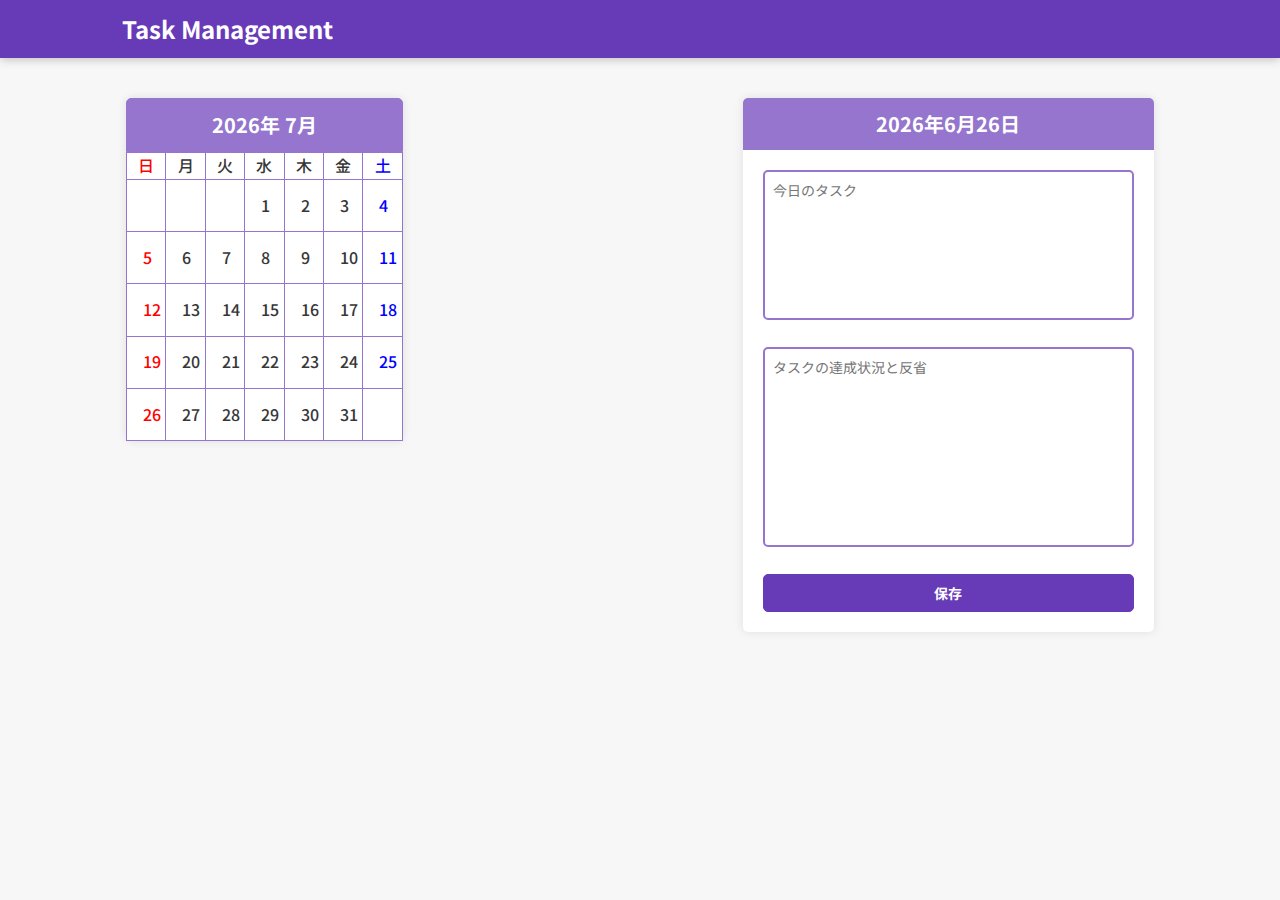
<file: index.html>
<!DOCTYPE html>
<html lang="ja">

<head>
    <meta charset="utf-8">
    <meta name="viewport" content="width=device-width, initial-scale=1.0, minimum-scale=1.0">
    <title>タスク管理アプリ</title>
    <meta name="description" content="">
    <meta name="keywords" content="">
    <!--style css-->
    <link rel="stylesheet" href="css/style.css" media="all">
    <link href="https://fonts.googleapis.com/css?family=Noto+Sans+JP:400,700&amp;subset=japanese" rel="stylesheet">
    <!-- wow -->
    <link href="https://cdnjs.cloudflare.com/ajax/libs/animate.css/3.5.2/animate.min.css" rel="stylesheet"
        type="text/css" media="all">

</head>

<body>
    <div class="wrapper">
        <!-- header -->
        <header class="header">
            <div class="inner">
                <h1 class="header__logo">Task Management</h1>
            </div>
        </header>
        <!-- header end -->

        <!-- main -->
        <main class="main">
            <div class="calendar">
                <div class="slide">
                    <div id="calendar__contents" class="calendar__contents"></div>
                    <div id="calendar__contents--02" class="calendar__contents calendar__contents--02"></div>
                </div>
            </div>
            <div class="task">
                <div id="task__date" class="task__date"></div>
                <div class="task__contents">
                    <textarea id="task__body" class="task__body" placeholder="今日のタスク"></textarea>
                    <textarea id="task__reflect" class="task__reflect" placeholder="タスクの達成状況と反省"></textarea>
                    <input type="button" id="task__save" class="task__save" onclick="onSave(this)" value="保存">
                </div>
            </div>
        </main>
        <!-- main end -->

    </div>
    <!--wrapper end-->

    <!-- script js-->
    <script src="js/script.js"></script>
    <!-- wow -->
    <script src="https://cdnjs.cloudflare.com/ajax/libs/wow/1.1.2/wow.min.js"></script>

</body>

</html>
</file>
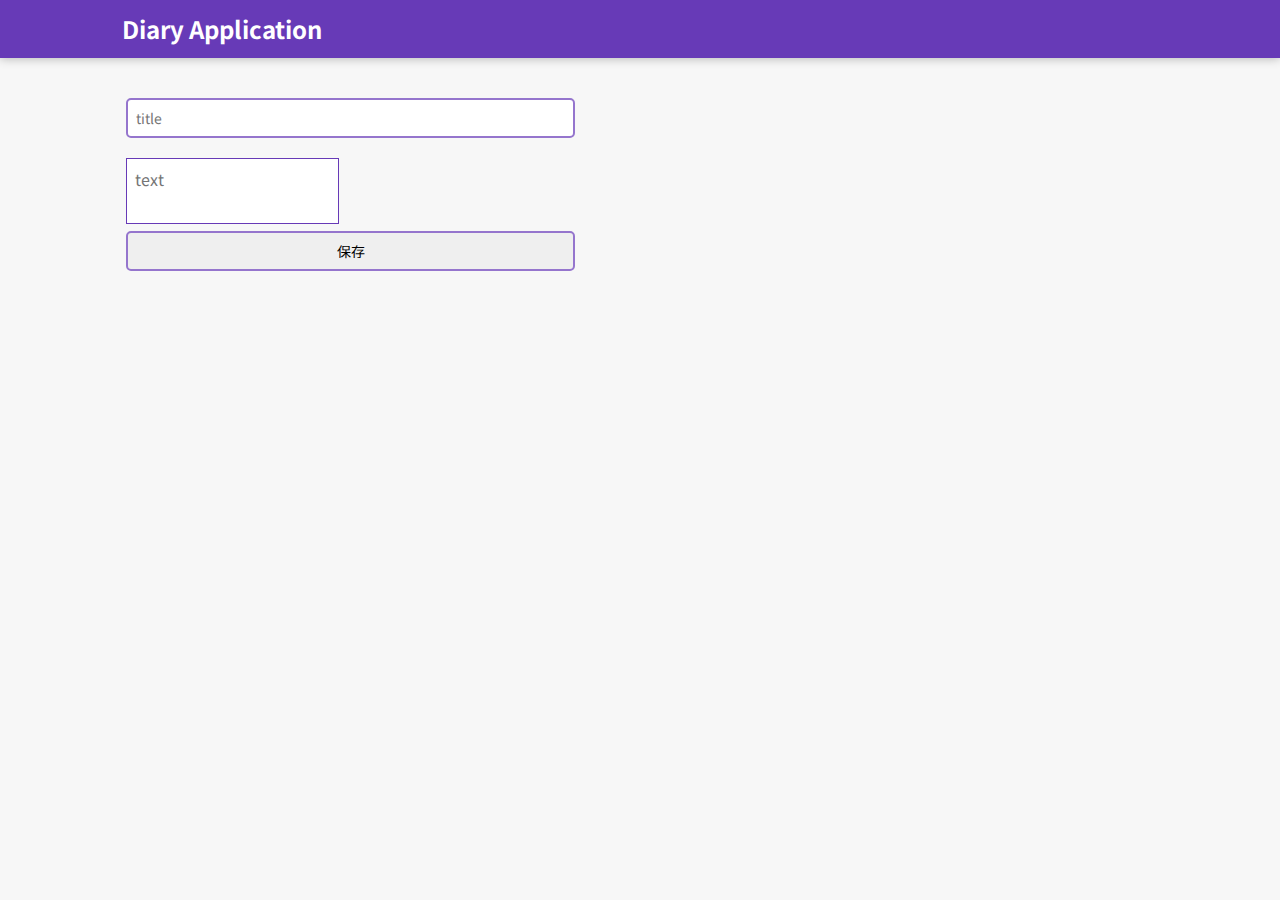
<file: calendar.html>
<!DOCTYPE html>
<html lang="ja">

<head>
    <meta charset="utf-8">
    <meta name="viewport" content="width=device-width, initial-scale=1.0, minimum-scale=1.0">
    <title>日記アプリ</title>
    <meta name="description" content="">
    <meta name="keywords" content="">
    <!--style css-->
    <link rel="stylesheet" href="css/style.css" media="all">
    <link href="https://fonts.googleapis.com/css?family=Noto+Sans+JP:400,700&amp;subset=japanese" rel="stylesheet">
    <!-- wow -->
    <link href="https://cdnjs.cloudflare.com/ajax/libs/animate.css/3.5.2/animate.min.css" rel="stylesheet"
        type="text/css" media="all">

</head>

<body>
    <div class="wrapper">
        <!-- header -->
        <header class="header">
            <div class="inner">
                <h1 class="header__logo">Diary Application</h1>
            </div>
        </header>
        <!-- header end -->

        <!-- main -->
        <main class="main">
            <div class="frame-box">
                <div class="calendar-box">
                    <div id="calendar" class="calendar"></div>
                </div>
                <div class="diary-box">
                    <div id="diary_date" class="diary_date"></div>
                    <div class="diary_contents">
                        <input type="text" id="diary_title" placeholder="title">
                        <textarea id="diary_body" placeholder="text"></textarea>
                        <input type="button" id="button" onclick="onSave(this)" value="保存">
                    </div>
                </div>
            </div>
        </main>
        <!-- main end -->

    </div>
    <!--wrapper end-->

    <!-- script js-->
    <script src="js/script.js"></script>
    <!-- wow -->
    <script src="https://cdnjs.cloudflare.com/ajax/libs/wow/1.1.2/wow.min.js"></script>

</body>

</html>
</file>
<file: css/style.css>
/*
    リセットCSS等の基本設定
*/

*,
*::before,
*::after {
	box-sizing: border-box;
}

html,
body {
	margin: 0;
	padding: 0;
}

body {
	-moz-osx-font-smoothing: grayscale;
	-webkit-font-smoothing: antialiased;
	background: #f7f7f7;
	color: #363636;
	font-family: "Noto Sans JP", sans-serif;
	font-size: 16px;
	font-weight: 500;
	line-height: 1.6;
	overflow-x: hidden;
}

h1,
h2,
h3,
h4,
h5,
h6,
a,
p,
span,
blockquote,
code,
ol,
ul,
li,
dl,
dt,
dd,
div,
section,
article,
main,
aside,
nav,
header,
footer,
img,
figure,
figcaption,
address,
time,
audio,
video,
iframe,
fieldset,
form,
label,
table,
caption,
tbody,
tfoot,
thead,
tr,
th,
td {
	border: 0;
	margin: 0;
	padding: 0;
}

article,
aside,
footer,
header,
nav,
section,
main {
	display: block;
}

li,
ol {
	list-style: none;
}

a:link,
a:visited,
a:hover,
a:active {
	text-decoration: none;
}

table {
	border: 1px solid #512DA8;
	border-collapse: collapse;
	border-spacing: 0;
	table-layout: fixed;
	width: 100%;
}

th,
td {
	border: 1px solid #673ab7;
	padding: 4px 6px;
	text-align: left;
	vertical-align: top;
}

input,
textarea {
	-webkit-appearance: none;
	background-image: none;
	border: 1px solid #673ab7;
	border-radius: 0;
	font-family: inherit;
	font-size: inherit;
	padding: 8px;
}

input:focus,
textarea:focus {
	border: 1px solid #673ab7;
	box-shadow: none;
	outline: none;
}

textarea {
	resize: none;
}

input[type="submit"] {
	border: none;
	cursor: pointer;
}

input[type="submit"]:hover,
input[type="submit"]:focus {
	border: none;
	outline: none;
}

input[type="submit"] ::-moz-focus-inner {
	border: none;
	padding: 0;
}

input[type="radio"] {
	display: none;
}

input[type="radio"] + span {
	cursor: pointer;
	display: inline-block;
	margin: 0 0.2em 0;
	padding: 0 0 0 1.2em;
	position: relative;
}

input[type="radio"] + span::before {
	-webkit-transform: translateY(-50%);
	background: #fff;
	border: 1px solid #673ab7;
	border-radius: 50%;
	content: "";
	display: block;
	height: 1em;
	left: 0;
	position: absolute;
	top: 50%;
	transform: translateY(-50%);
	width: 1em;
}

input[type="radio"] + span::after {
	opacity: 0;
	transition: opacity 0.3s ease 0s;
}

input[type="radio"] + span:focus,
input[type="radio"] + span:checked {
	background: #673ab7;
	border: 1px solid #fff;
	box-shadow: none;
	outline: none;
}

input[type="radio"]:checked + span::after {
	-webkit-transform: translateY(-50%);
	background: #673ab7;
	border-radius: 50%;
	content: "";
	display: block;
	height: 0.6em;
	left: 0.2em;
	opacity: 1;
	position: absolute;
	top: 50%;
	transform: translateY(-50%);
	width: 0.6em;
}

input[type="checkbox"] {
	display: none;
}

input[type="checkbox"] + span {
	cursor: pointer;
	display: inline-block;
	margin: 0 0.2em 0;
	padding: 0 0 0 1.2em;
	position: relative;
	transition: all 0.3s ease 0s;
}

input[type="checkbox"] + span::before {
	-webkit-transform: translateY(-50%);
	background: #fff;
	border: 1px solid #673ab7;
	border-radius: 2px;
	content: "";
	display: block;
	height: 1em;
	left: 0;
	position: absolute;
	top: 50%;
	transform: translateY(-50%);
	width: 1em;
}

input[type="checkbox"] + span::after {
	opacity: 0;
	transition: opacity 0.3s ease 0s;
}

input[type="checkbox"]:checked + span::after {
	-webkit-transform: translateY(-50%) rotate(-45deg);
	border-bottom: 3px solid #673ab7;
	border-left: 3px solid #673ab7;
	content: "";
	display: block;
	height: 0.6em;
	left: 0;
	margin-top: -0.2em;
	opacity: 1;
	position: absolute;
	top: 50%;
	transform: translateY(-50%) rotate(-45deg);
	width: 1em;
}

select {
	-moz-appearance: none;
	-webkit-appearance: none;
	background-image: none;
	border: 1px solid #673ab7;
	border-radius: 0;
	cursor: pointer;
	font-family: inherit;
	font-size: 1em;
	padding: 8px 24px 8px 8px;
	width: 100%;
}

select::-ms-expand {
	display: none;
}

select:focus {
	border: 1px solid #673ab7;
	box-shadow: none;
	outline: none;
}

.hidden {
	display: none;
}

.inner {
	margin: 0 auto;
	max-width: 1100px;
	width: 85%;
}

.wrapper {
	overflow: hidden;
}

input {
	border: 2px solid #9575cd;
	border-radius: 5px;
	font-size: 14px;
	margin: 0 auto 20px auto;
	width: 100%;
}

/*
    モジュール
*/

/*
    footer
*/

/*
    footer end
*/

/*
    header
*/

.header {
	background-color: #673ab7;
	box-shadow: 0 0 10px rgba(0, 0, 0, 0.3);
	color: #fff;
	padding: 10px 30px;
}

.header__logo {
	font-size: 24px;
}

/*
    header end
*/

/*
    task
*/

.main {
	display: flex;
	flex-wrap: wrap;
	margin: 0 auto;
	max-width: 1100px;
	padding: 40px 30px;
	width: 85%;
}

.calendar {
	flex: 0 0 auto;
	margin-right: 40px;
	max-width: calc(60% - 40px);
	width: calc(60% - 40px);
}

.calendar__contents {
	border-radius: 5px;
	box-shadow: 0 0 10px rgba(0, 0, 0, 0.1);
	display: inline-block;
	width: 48%;
}

.calendar__contents * {
	font-size: 16px;
	text-align: center;
}

.calendar__contents table {
	border: solid 1px #9575cd;
}

.calendar__contents table caption {
	background: #9575cd;
	border: solid 1px #9575cd;
	border-top-left-radius: 5px;
	border-top-right-radius: 5px;
	color: #fff;
	font-size: 20px;
	font-weight: bold;
	padding: 0.5em;
}

.calendar__contents table .today {
	background: #fff;
}

.calendar__contents table td {
	background-color: #fff;
	border: solid 1px #9575cd;
	padding: 0;
}

.calendar__contents table td a {
	cursor: pointer;
	display: inline-block;
	padding: 0.8em 1em;
	transition: all 0.3s ease-in-out;
	width: 100%;
}

.calendar__contents table td a:hover {
	background-color: #9575cd;
}

.calendar__contents table td a .active {
	border-bottom: 2px solid;
	color: #ffca28;
	font-weight: bold;
}

.calendar__contents table .sat {
	color: #0000ff;
}

.calendar__contents table .sun {
	color: #ff0000;
}

.calendar__contents--02 {
	display: inline-block;
	margin-top: 40px;
	width: 50%;
}

.task {
	background-color: #fff;
	border-radius: 5px;
	box-shadow: 0 0 10px rgba(0, 0, 0, 0.1);
	flex: 0 0 auto;
	max-width: 40%;
	width: 40%;
}

.task__date {
	background-color: #9575cd;
	border-top-left-radius: 5px;
	border-top-right-radius: 5px;
	color: #fff;
	font-size: 20px;
	font-weight: bold;
	margin-bottom: 20px;
	padding: 0.5em;
	text-align: center;
}

.task__contents {
	padding: 0 20px;
}

.task__body {
	border: 2px solid #9575cd;
	border-radius: 5px;
	font-size: 14px;
	height: 150px;
	margin-bottom: 20px;
	transition: all 0.3s ease-in-out;
	width: 100%;
}

.task__body:hover {
	box-shadow: 0 0 10px rgba(0, 0, 0, 0.3);
}

.task__reflect {
	border: 2px solid #9575cd;
	border-radius: 5px;
	font-size: 14px;
	height: 200px;
	margin-bottom: 20px;
	transition: all 0.3s ease-in-out;
	width: 100%;
}

.task__reflect:hover {
	box-shadow: 0 0 10px rgba(0, 0, 0, 0.3);
}

.task__save {
	background-color: #673ab7;
	border: 1px solid #673ab7;
	color: #fff;
	cursor: pointer;
	font-weight: bold;
	transition: all 0.3s ease-in-out;
}

.task__save:hover {
	background-color: #9575cd;
	border-color: #9575cd;
}

/*
    task end
*/

@media (max-width: 992px) {

.inner {
	width: 95%;
}

.main {
	width: 95%;
}

}

@media (max-width: 768px) {

.header__logo {
	font-size: 18px;
}

.main {
	padding: 20px;
	width: 100%;
}

.calendar {
	margin-bottom: 20px;
	margin-right: 0;
	max-width: 100%;
	width: 100%;
}

.calendar__contents table caption {
	font-size: 14px;
	padding: 0.5em;
}

.calendar__contents table td {
	font-size: 14px;
}

.calendar__contents table td a {
	font-size: 14px;
	padding: 0.5em;
}

.task {
	max-width: 100%;
	width: 100%;
}

.task__date {
	font-size: 14px;
	padding: 0.5em;
}

.task__body {
	font-size: 12px;
}

.task__reflect {
	font-size: 12px;
}

}
</file>
